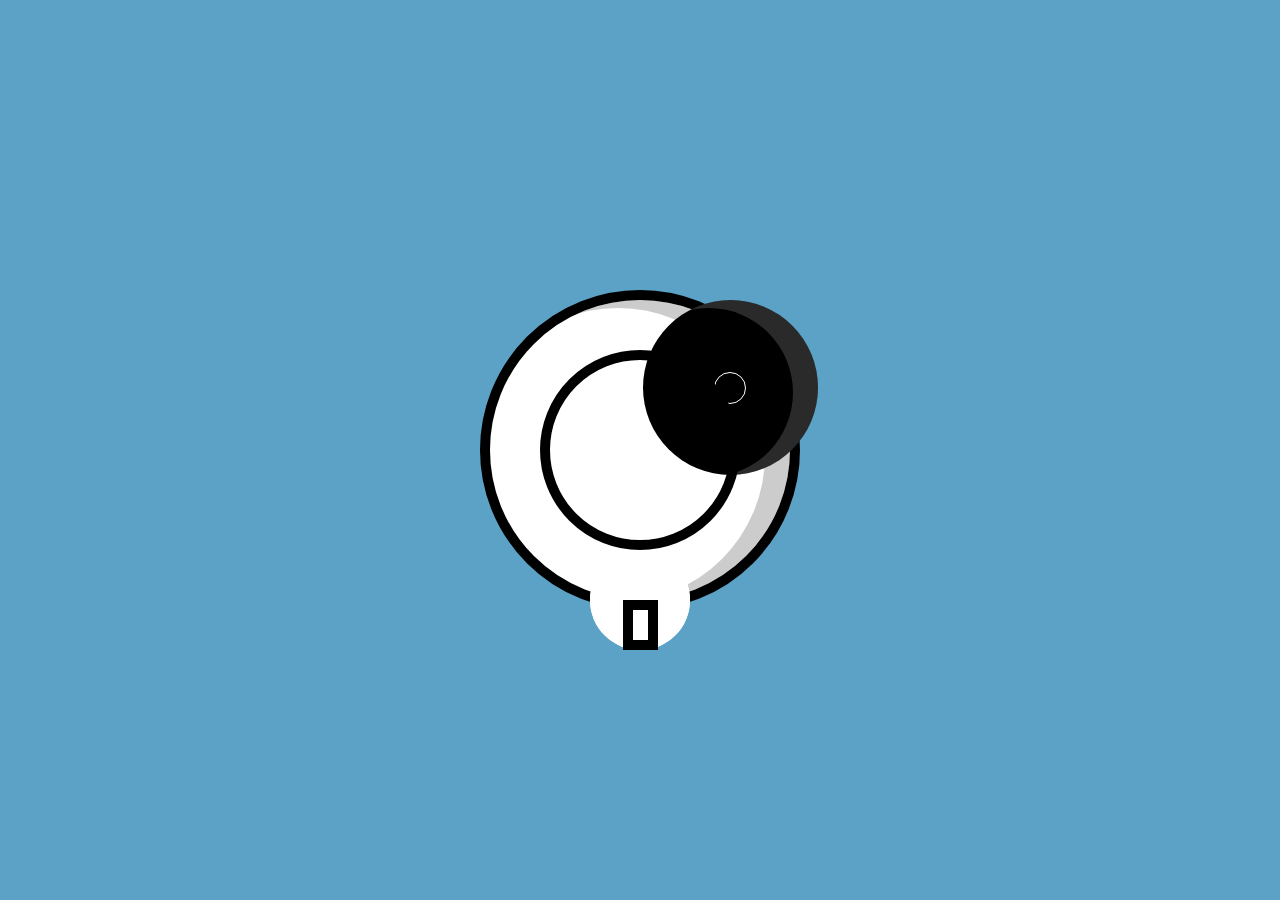
<file: CSS Art Crash Course/index.html>
<!DOCTYPE html>
<html lang="en">
<head>
    <meta charset="UTF-8">
    <meta http-equiv="X-UA-Compatible" content="IE=edge">
    <meta name="viewport" content="width=device-width, initial-scale=1.0">
    <title>CSS Art Crash Course </title>
    <link rel="stylesheet" href="css/style.css">
</head>
<body>
    <div class="container">
<div class="head">


    <div class="cutout"></div>

<div class="eye right"></div>
    <div class="cutout"></div>
    <div class="mouth"></div>
</div>
</div>


</body>
</html>
</file>
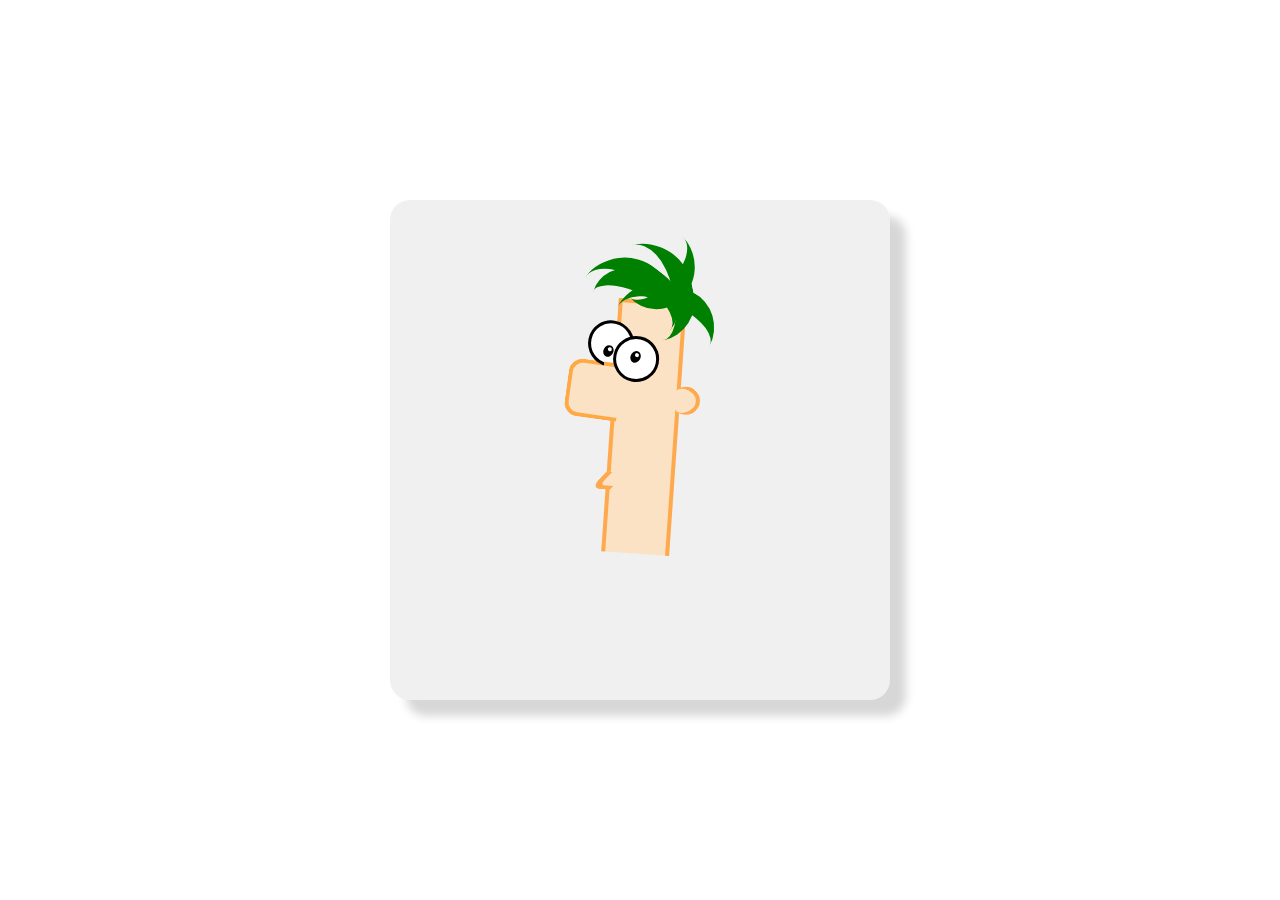
<file: Ferb/index.html>
<!DOCTYPE html>
<html lang="en">
<head>
    <meta charset="UTF-8">
    <meta http-equiv="X-UA-Compatible" content="IE=edge">
    <meta name="viewport" content="width=device-width, initial-scale=1.0">
    <title>Ferb Fletcher </title>
    <link rel="stylesheet" href="style.css">
</head>
<body>
    <div class="container">
      <div class="face">
          <div class="nose">
              <div class="eye"> </div>
              <div class="eye eye1"> </div>
              <div class="hair">
                  <div></div>
                  <div></div>
                  <div></div>
                  <div></div>
                  <div></div>


              </div>
          </div>
      </div>  
    </div>
</body>
</html>
</file>
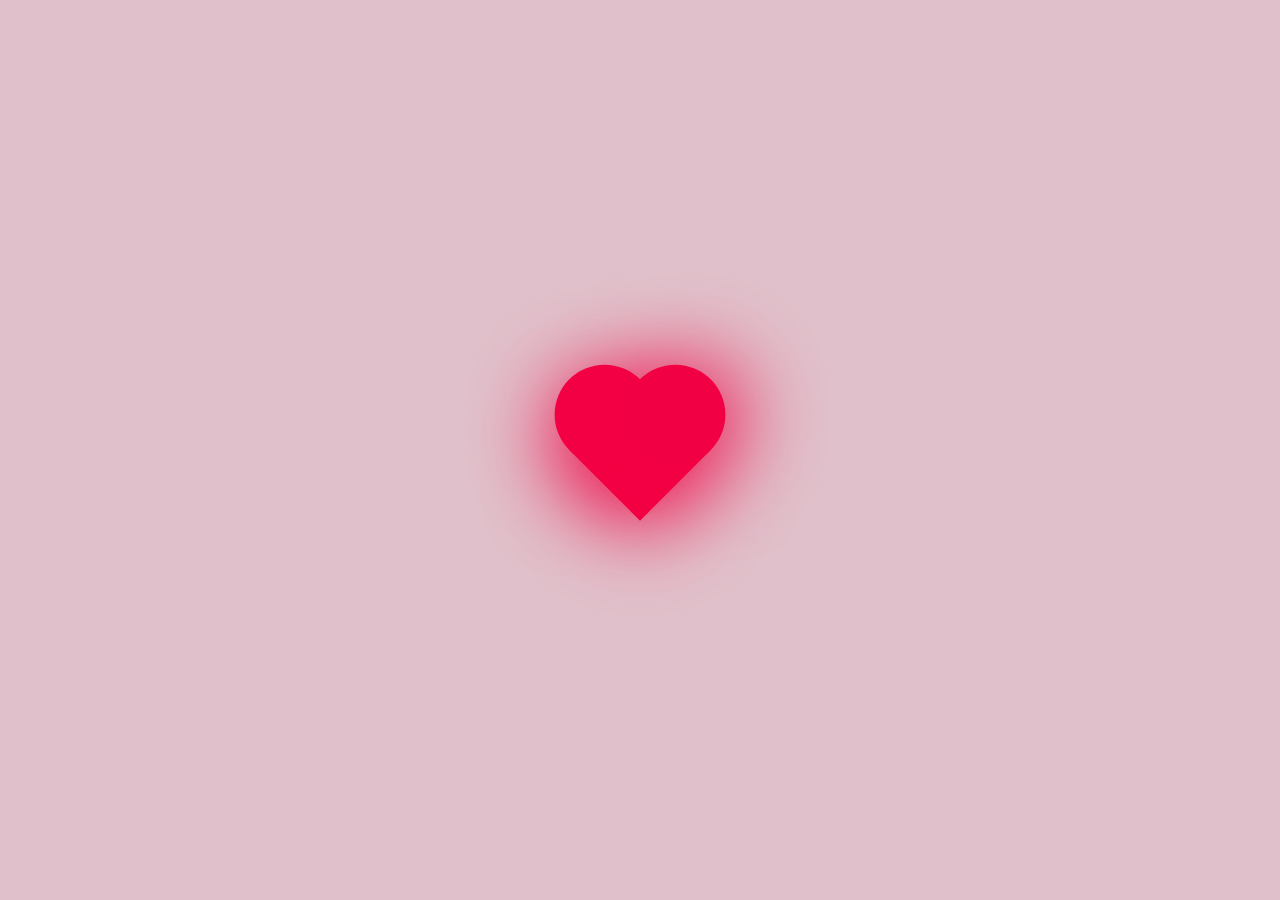
<file: heart/index.html>
<!DOCTYPE html>
<html lang="en">
<head>
    <meta charset="UTF-8">
    <meta http-equiv="X-UA-Compatible" content="IE=edge">
    <meta name="viewport" content="width=device-width, initial-scale=1.0">
    <title>heart</title>
    <link rel="stylesheet" href="style.css">
</head>
<body>
    <div class="heart"></div>
</body>
</html>
</file>
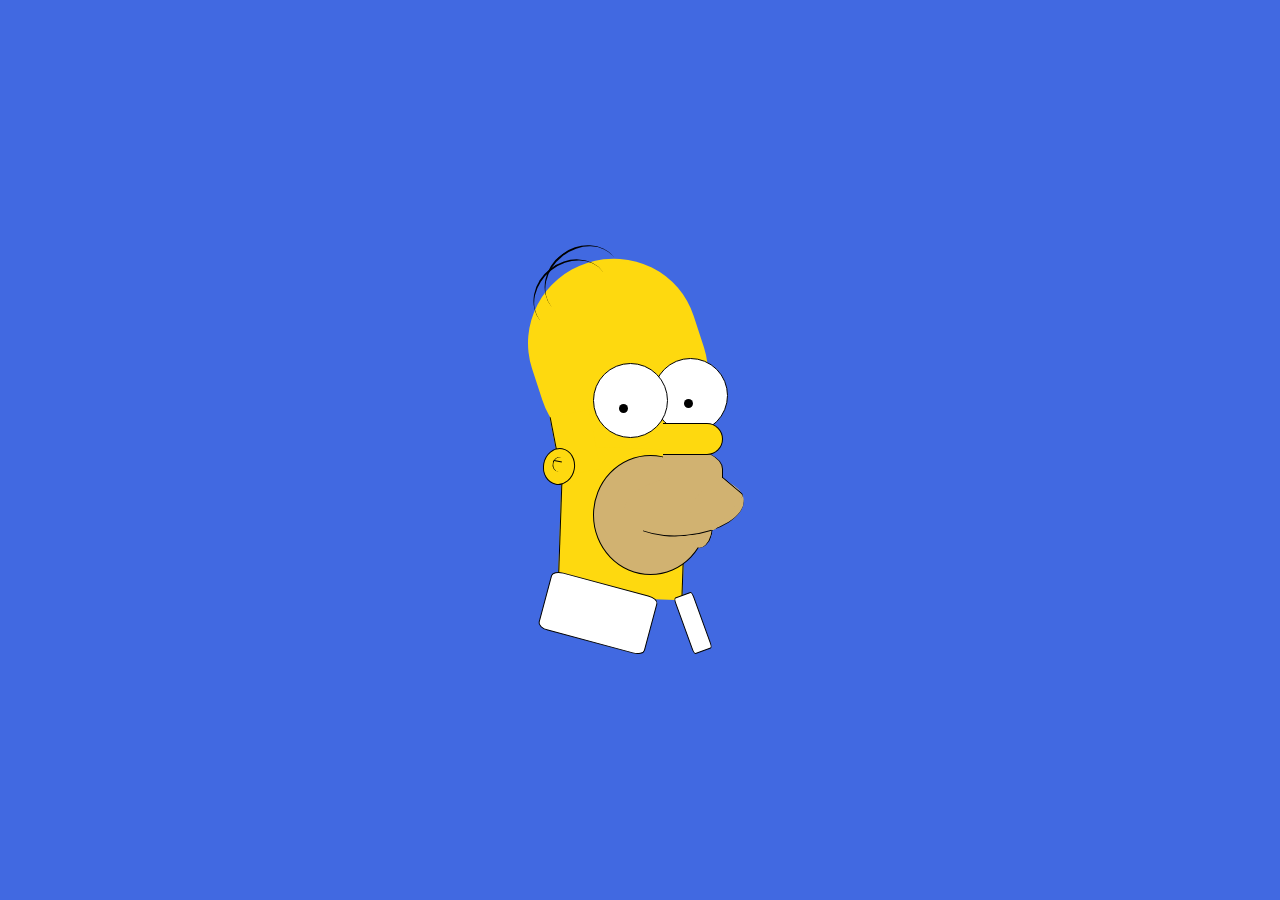
<file: Homer Simpson/index.html>
<!DOCTYPE html>
<html lang="en">
<head>
    <meta charset="UTF-8">
    <meta http-equiv="X-UA-Compatible" content="IE=edge">
    <meta name="viewport" content="width=device-width, initial-scale=1.0">
    <title> Homer Simpson</title>
    <link rel="stylesheet" href="style.css">
</head>
<body>
    <div class="container">
        <div class="head">
            <div class="forhead"></div>
            <div class="face-side1"></div>
            <div class="eyes"></div>
            <div class="eyes left-eye"></div>
            <div class="neck"></div>
            <div class="nose"></div>
            <div class="face-side2"></div>
            <div class="ear"></div>
            <div class="mouth"></div>
            <div class="mouth2"></div>
            <div class="mouth3"></div>
            <div class="mouth4"></div>
            <div class="collar"></div>
            <div class="right-collar"></div>


        </div>

    </div>
   
    
</body>
</html>
</file>
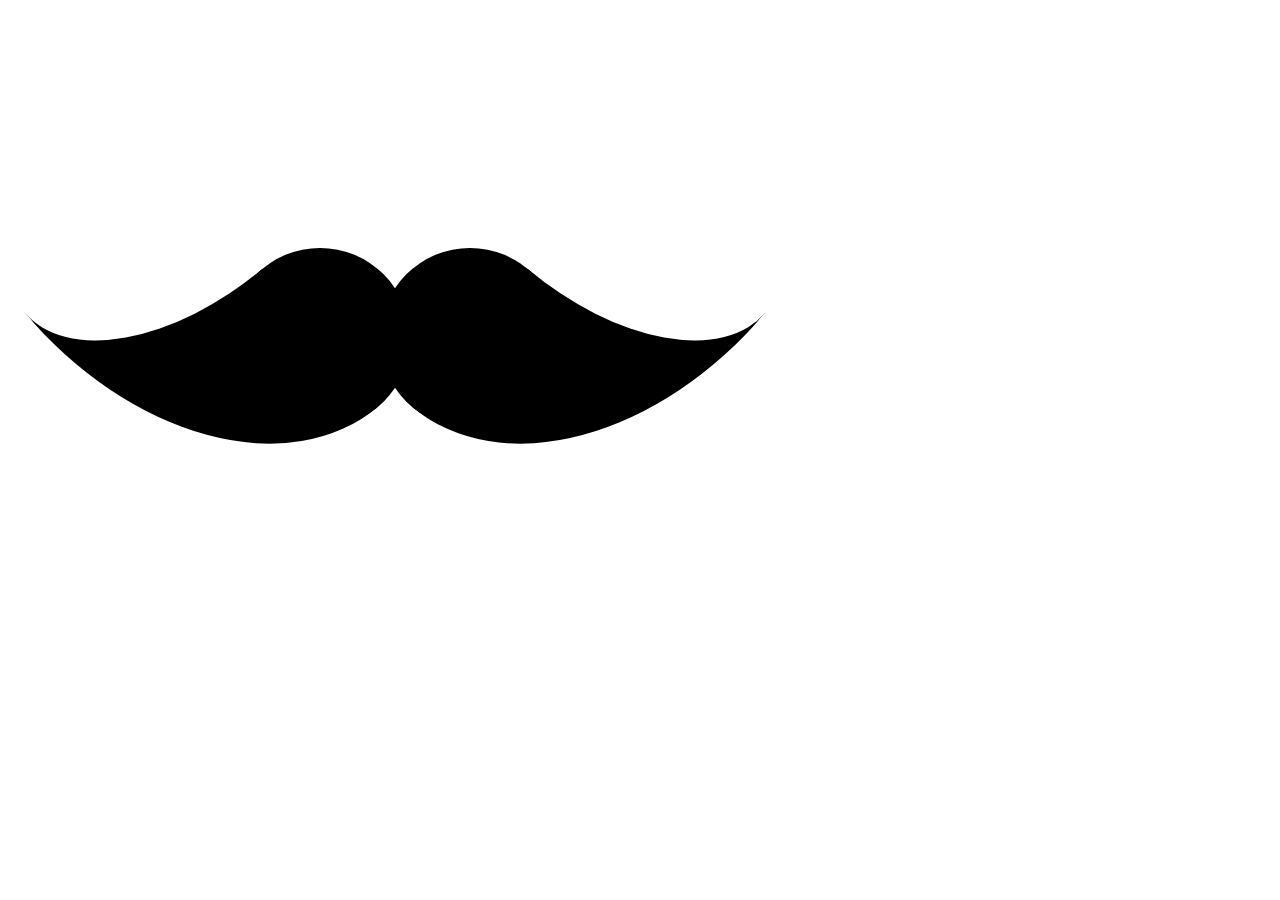
<file: Moustache/index.html>
<!DOCTYPE html>
<html lang="en">
<head>
    <meta charset="UTF-8">
    <meta http-equiv="X-UA-Compatible" content="IE=edge">
    <meta name="viewport" content="width=device-width, initial-scale=1.0">
    <title>Moustache </title>
    <link rel="stylesheet" href="style.css">
</head>
<body>
    <div class="Moustache"></div>
</body>
</html>
</file>
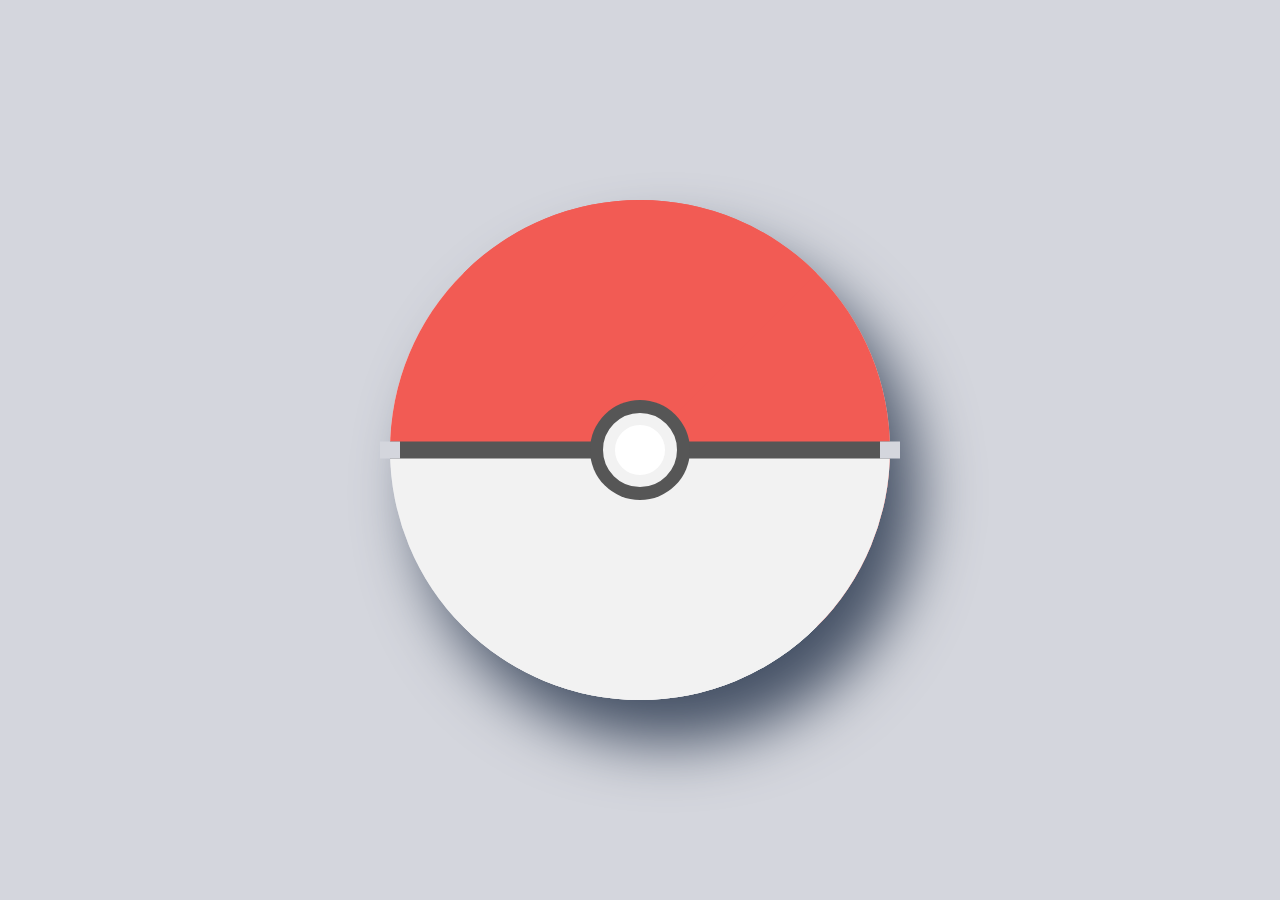
<file: Pokemon/index.html>
<!DOCTYPE html>
<html lang="en">
<head>
    <meta charset="UTF-8">
    <meta http-equiv="X-UA-Compatible" content="IE=edge">
    <meta name="viewport" content="width=device-width, initial-scale=1.0">
    <title>Pokemon </title>
    <link rel="stylesheet" href="style.css">
</head>
<body>
    <div class="container">
        <div class="ball"> </div>
        <div class="empty"></div>
        <div class="button"></div>
    </div>
</body>
</html>
</file>
<file: CSS Art Crash Course/css/style.css>
body{
    background-color: #5ca2c6;
    display: grid;
    place-items: center;
    margin: 0;
    height: 100vh;
}
.container{

    display: flex;
    justify-content: center;
    position: relative;
    
}
.head{
    width: 300px;
    height: 300px;
    border: 10px solid black;
    background-color: white;
    position: relative;
    border-radius: 50%;
    justify-content: center;
    display: flex;
    align-items: baseline;
}
.head::before{
    content: "";
    width: 300px;
    height: 300px;
    border-radius: 50%;
    position: absolute;
    box-shadow: inset -22px 5px 0 3px rgba(0,0,0,.2);
}
.head::after{
    content: "";
    width: 15px;
    height: 30px;
    position: absolute;
    background-color: white;
    margin-top: 300px;
    border: 10px solid black;
}

.left, .right{
    background-color: #000;
    border-radius: 50%;
    width: 175px;
    height: 175px;
    position: absolute;
    display: flex;
    justify-content: center;
    align-items: center;
}
.left{
    margin-left: -180px;
}
.right{
    margin-left: 180px;

}
.left::before, .right::before{
    content: "";
    position: absolute;
    width: 175px;
    height: 175px;
    border-radius: 50%;
    box-shadow: inset -22px 5px 0 3px rgba(255,255,255,.164);

}
.left::after, .right::after{
    content: "";
    position: absolute;
    width: 10px;
    height: 10px;
    border-radius: 50%;
    background-color: white;

}
.right::after{
    width: 30px;
    height: 30px;
    background: transparent;
    border: 1px solid white;
}

.cutout{
    position: absolute;
    width: 100px;
    height: 100px;
    background: white;
    border-radius: 50%;
    align-self: flex-end;
    margin-bottom: -50px;
}
.mouth{
    width: 180px;
    height: 180px;
    position: absolute;
    border-radius: 50%;
    align-self: center;
    clip-path: circle(60% 49% 100%);
    border: 10px solid black;

}
</file>
<file: Ferb/style.css>
.container{
    position: absolute;
    background: #f0f0f0;
    height: 500px;
    width: 500px;
    left: 50%;
    top: 50%;
    transform: translate(-50%, -50%);
    box-shadow: 16px 16px 10px #d7d7d7;
    border-radius: 20px;
}
.face{
    position: relative;
    height: 250px;
    width: 60px;
    background-color: #fce2c4;
    left: 220px;
    top: 100px;
    border: 4px solid #ffa94f;
    border-bottom: none;
    transform: rotate(4deg);
}
.face::before{
    content:"";
    position: absolute;
    height: 14px;
    width: 14px;
    background: #fce2c4;
    border-left: 6px solid #ffa94f;
    border-bottom: 4px solid #ffa94f;
    border-bottom-left-radius: 10px;
    transform: skew(-40deg);

    top: 170px;
    left: -12px;
}
.face::after{
    content:"";
    position: absolute;
    height: 24px;
    width: 24px;
    background: #fce2c4;
    top: 80px;
    left: 56px;
    border-radius: 50%;
    border: 4px solid #ffa94f;
    border-top: none;
    border-left: none;
    transform: rotate(-49deg);
    
}

.nose{
    position: relative;
    height: 50px;
    width: 50px;
    background: #fce2c4;
    border: 4px solid #ffa945;
    right: 50px;
    top: 60px;
    border-right: none;
    border-radius: 14px 0 0 14px;
    transform: rotate(4deg);
    z-index: 1;
}
.nose::after{
    content:"";
    position: absolute;
    height: 10px;
    width: 30px;
    background: #fce2c4;
    border-top: 4px solid #ffa945;
    left: 30px;
    top: -4px;
    
}
.eye{
    position: relative;
    height: 40px;
    width: 40px;
    border-radius: 50%;
    background: white;
    left: 11px;
    bottom: 46px;
    border: 3px solid black;
    transform: rotate(4deg);
    z-index: 0;
}
.eye::before{
    content:"";
    position: absolute;
    height: 12px;
    width: 10px;
    background: black;
    border-radius: 50%;   
    left: 14px;
    top: 22px; 
    transform: rotate(16deg);
}
.eye::after{
    content:"" ;
    position: absolute;
    height: 4px;
    width: 4px;
    background: white;
    left: 18px;
    top: 24px;
    border-radius: 50%;
}
.eye1{
   
    bottom: 80px;
    left: 38px;
    z-index: 5;
}
.eye1::before{
    top: 12px;
}
.eye1::after{
    top: 14px;
}

.hair{
    position: relative;
    bottom: 252px;
    left: 10px;
    z-index: 50;

}
.hair>div:nth-child(1){
    position: absolute;
    top: 53px;
    left: -5px;
    height: 30px;
    width: 100px;
    border-top: 20px solid green;
    border-radius: 50px 40px 0 0;
    transform: rotate(30deg);
}

.hair>div:nth-child(2){
    position: absolute;
    top: 50px;
    left: 22px;
    height: 30px;
    width: 100px;
    border-top: 20px solid green;
    border-radius: 50px 40px 0 0;
    transform: rotate(70deg);
}
.hair>div:nth-child(3){
    position: absolute;
    top: 40px;
    left: 30px;
    height: 30px;
    width: 80px;
    border-top: 20px solid green;
    border-radius: 50px 40px 0 0;
    transform: rotate(130deg);
}

.hair>div:nth-child(4){
    position: absolute;
    top: 70px;
    left: 30px;
    height: 30px;
    width: 100px;
    border-top: 20px solid green;
    border-radius: 50px 40px 0 0;
    transform: rotate(20deg);
}
.hair>div:nth-child(5){
    position: absolute;
    height: 30px;
    width: 60px;
    top: 60px;
    left: px;
    border-top: 20px solid green;
    border-radius: 50px 40px 0 0;
    transform: rotate(10deg);
}
</file>
<file: heart/style.css>
body {
  margin: 0;
  padding: 0;
  min-height: 100vh;
  display: flex;
  align-items: center;
  justify-content: center;
  background-color: rgb(224, 193, 203);
}
.heart {
  position: relative;
  height: 100px;
  width: 100px;
  background: #f20044;
  transform: rotate(-45deg);
  box-shadow: -10px 10px 90px #f20044;
  animation: heart 0.6s linear infinite;
}
@keyframes heart {
  0% {
    transform: rotate(-45deg) scale(0.7);
  }
  80% {
    transform: rotate(-45deg) scale(1.4);
  }
  100% {
    transform: rotate(-45deg) scale(1);
  }
}

.heart::before {
  content: "";
  position: absolute;
  height: 100px;
  width: 100px;
  background: #f20044;
  top: -50%;
  border-radius: 50px;
  box-shadow: -10px 10px 90px #f20044;
}

.heart::after {
  content: "";
  position: absolute;
  height: 100px;
  width: 100px;
  background: #f20044;
  right: -50%;
  border-radius: 50px;
  box-shadow: 10px 10px 90px #f20044;
}
</file>
<file: Homer Simpson/style.css>
:root {
  --color-creme: #d1b271;
  --color-yellow: #fed90f;
  --color-background: royalblue;
}

*,
*::before,
*::after {
  margin: 0;
  padding: 0;
  box-sizing: border-box;
}

.container{
    height: 100vh;
    background-color: var(--color-background);
    display: flex;
    justify-content: center;
    align-items: center;

}
.head{
    width: 215px;
    height: 405px;
    position: relative;
}
.forhead{
    width: 170px;
    height: 200px;
    position: absolute;
    background-color:  var(--color-yellow);
    border: 1p solid black;
    border-radius: 60%/50%;
    transform: rotate(-18deg);
    top: 10px;

}

.forhead::before{
    content:"";
    position: absolute;
    height: 70px;
    width: 80px;
    border-top: 2px solid black;
    border-radius: 50%;
    transform: rotate(-20deg);
    left: 20px;
    top: -8px;

}

.forhead::after{
    content:"";
    position: absolute;
    height: 70px;
    width: 80px;
    border-top: 2px solid black;
    border-radius: 50%;
    transform: rotate(-20deg);
    left: 35px;
    top: -18px;

}

.face-side1{
    width: 140px;
    height: 60px;
    background-color: var(--color-yellow);
    position: absolute;
    top: 185px;
    left: 30px;
}
.eyes{
    width:75px ;
    height: 75px;
    position: absolute;
    top: 110px;
    left: 120px;
    background-color: white;
    border-radius: 50%;
    border: 1px solid black;
}
.eyes::after{
    content: "";
    position: absolute;
    width: 9px;
    height: 9px;
    background-color: black;
    border-radius: 50%;
    top: 40px;
    left: 30px;
}
.left-eye{
    left: 60px;
    top: 115px;
}

.left-eye::after{
    left: 25px;
}

.neck{
    width: 125px;
    height: 150px;
    position: absolute;
    background-color:  var(--color-yellow);
    border-left: 1px solid #000;
    border-right: 1px solid #000;
    left: 27px;
    top: 200px;
    transform: rotate(2deg);
}
.nose{
    width: 60px;
    height: 32px;
    background-color:  var(--color-yellow);
    position: absolute;
    border: 1px solid #000;
    border-left: 0;
    border-top-right-radius: 20px;
    border-bottom-right-radius: 20px;
    left: 130px;
    top: 175px;
    z-index: 10;
}
.face-side2{
    width: 40px;
    height: 60px;
    position: absolute;
    background-color:  var(--color-yellow);border-left: 1px solid #000;
    top: 165px;
    left: 22px;
    transform: rotate(-11deg);

}
.ear{
    width: 32px;
    height: 37px;
    position: absolute;
    background-color:  var(--color-yellow);border: 1px solid #000;
    border-radius: 50%;
    top: 200px;
    left: 10px;
    transform: rotate(10deg);

}

.ear::before{
    content: "";
    position: absolute;
    width: 15px;
    height: 15px;
    border-top: 1px solid black;
    border-radius: 50%;
    top: 8px;
    left: 8px;
    transform: rotate(-90deg);
}
.ear::after{
    content: "";
    position: absolute;
    width: 8px;
    height: 8px;
    border-top: 1px solid black;
    top: 12px;
    left: 9px;
}
.mouth{
    width: 115px;
    height: 120px;
    position: absolute;
    background-color: var(--color-creme);
    border-radius: 50%;
    border: 1px solid black;
    top: 207px;
    left: 60px;
}
.mouth::before{
    content: "";
    position: absolute;
    background-color: var(--color-creme);
    width: 20px;
    height: 30px;
    border-radius: 50%;
    border-right: 1px solid #000;
    top: 62px;
    left: 98px;
    transform: rotate(15deg);
}
.mouth::after{
    content: "";
    position: absolute;
    background-color: var(--color-creme);
    width: 120px;
    height: 60px;
    border-radius: 50%;
    border-bottom: 1px solid #000;
    top: 20px;
    left: 30px;
    transform: rotate(-6deg);
}
.mouth2{
    width: 35px;
    height: 48px;
    position: absolute;
    background-color: var(--color-creme);
    border-top: 1px solid black;
    border-radius: 10%;
    top: 230px;
    left: 165px;
    transform: rotate(40deg);

}
.mouth3{
    width: 60px;
    height: 30px;
    position: absolute;
    background-color: var(--color-creme);
    border-right: 1px solid black;
    border-top-right-radius: 70%;
    top: 200px;
    left: 130px;
}

.mouth4{
    width: 30px;
    height: 30px;
    position: absolute;
    background-color: var(--color-creme);
    top: 260px;
    left: 80px;
}
.collar{
    width: 110px;
    height: 60px;
    background-color: white;
    position: absolute;
    border: 1px solid #000;
    border-radius: 10%;
    top: 335px;
    left: 10px;
    transform: rotate(15deg);

}
.right-collar{
    width: 20px;
    height: 60px;
    background-color: white;
    position: absolute;
    border: 1px solid #000;
    border-radius: 10%;
    top: 345px;
    left: 150px;
    transform: rotate(-20deg);
}
</file>
<file: Moustache/style.css>
.Moustache {
  position: absolute;
  left: 80px;
  height: 180px;
  width: 180px;
  color: black;
  border-radius: 50%;
  box-shadow: 150px 240px 0 0 currentColor, 300px 240px 0 0 currentColor;
}
.Moustache::before {
  content: "";
  position: absolute;
  width: 210px;
  height: 120px;
  border-bottom: 180px solid currentColor;
  border-radius: 0 0 0 100%;
  left: 30px;
  top: 120px;
  transform: rotate(-40deg);
  transform-origin: right 210px;
}
.Moustache::after {
  content: "";
  position: absolute;
  width: 210px;
  height: 120px;
  border-bottom: 180px solid currentColor;
  border-radius: 0 0 100% 0;
  left: 390px;
  top: 120px;
  transform: rotate(40deg);
  transform-origin: left 210px;
}

/* animation */
.Moustache::before {
  animation: danceLeft 1s ease-in-out infinite;
}

.Moustache::after {
  animation: danceRight 1s ease-in-out infinite;
}
@keyframes danceLeft {
  0% {
    transform: rotate(-50%);
  }
  50% {
    transform: rotate(-30deg);
  }
  100% {
    transform: rotate(-50deg);
  }
}

@keyframes danceRight {
  0% {
    transform: rotate(50%);
  }
  50% {
    transform: rotate(30deg);
  }
  100% {
    transform: rotate(50deg);
  }
}
</file>
<file: Pokemon/style.css>
body {
  color: rgb(212, 214, 221);
  background-color: currentColor;
}
.container {
  position: absolute;
  left: 50%;
  top: 50%;
  transform: translate(-50%, -50%);
}

.ball {
  border-top: 250px solid #f25b54;
  border-left: 250px solid #f25b54;
  border-bottom: 250px solid #f2f2f2;
  border-right: 250px solid #f2f2f2;
  border-radius: 50%;
  transform: rotate(45deg);
  box-shadow: 50px 10px 60px #465266;
}

.ball::before {
  content: "";
  position: absolute;
  height: 17px;
  width: 500px;
  background-color: #565656;
  transform: translate(-50%, -50%) rotate(-45deg);
}

.empty {
  position: absolute;
  width: 20px;
  height: 17px;
  background-color: currentColor;
  top: 50%;
  transform: translate(-50%, -50%);
  box-shadow: 500px 0 currentColor;
}

.button {
  position: absolute;
  top: 50%;
  left: 50%;
  transform: translate(-50%, -50%);
  height: 100px;
  width: 100px;
  background-color: #565656;
  border-radius: 50%;
}

.button::before {
  content: "";
  position: absolute;
  width: 50px;
  height: 50px;
  background-color: white;
  border-radius: 50%;
  top: 50%;
  left: 50%;
  transform: translate(-50%, -50%);
  border: 12px solid #f2f2f2;
}
</file>
